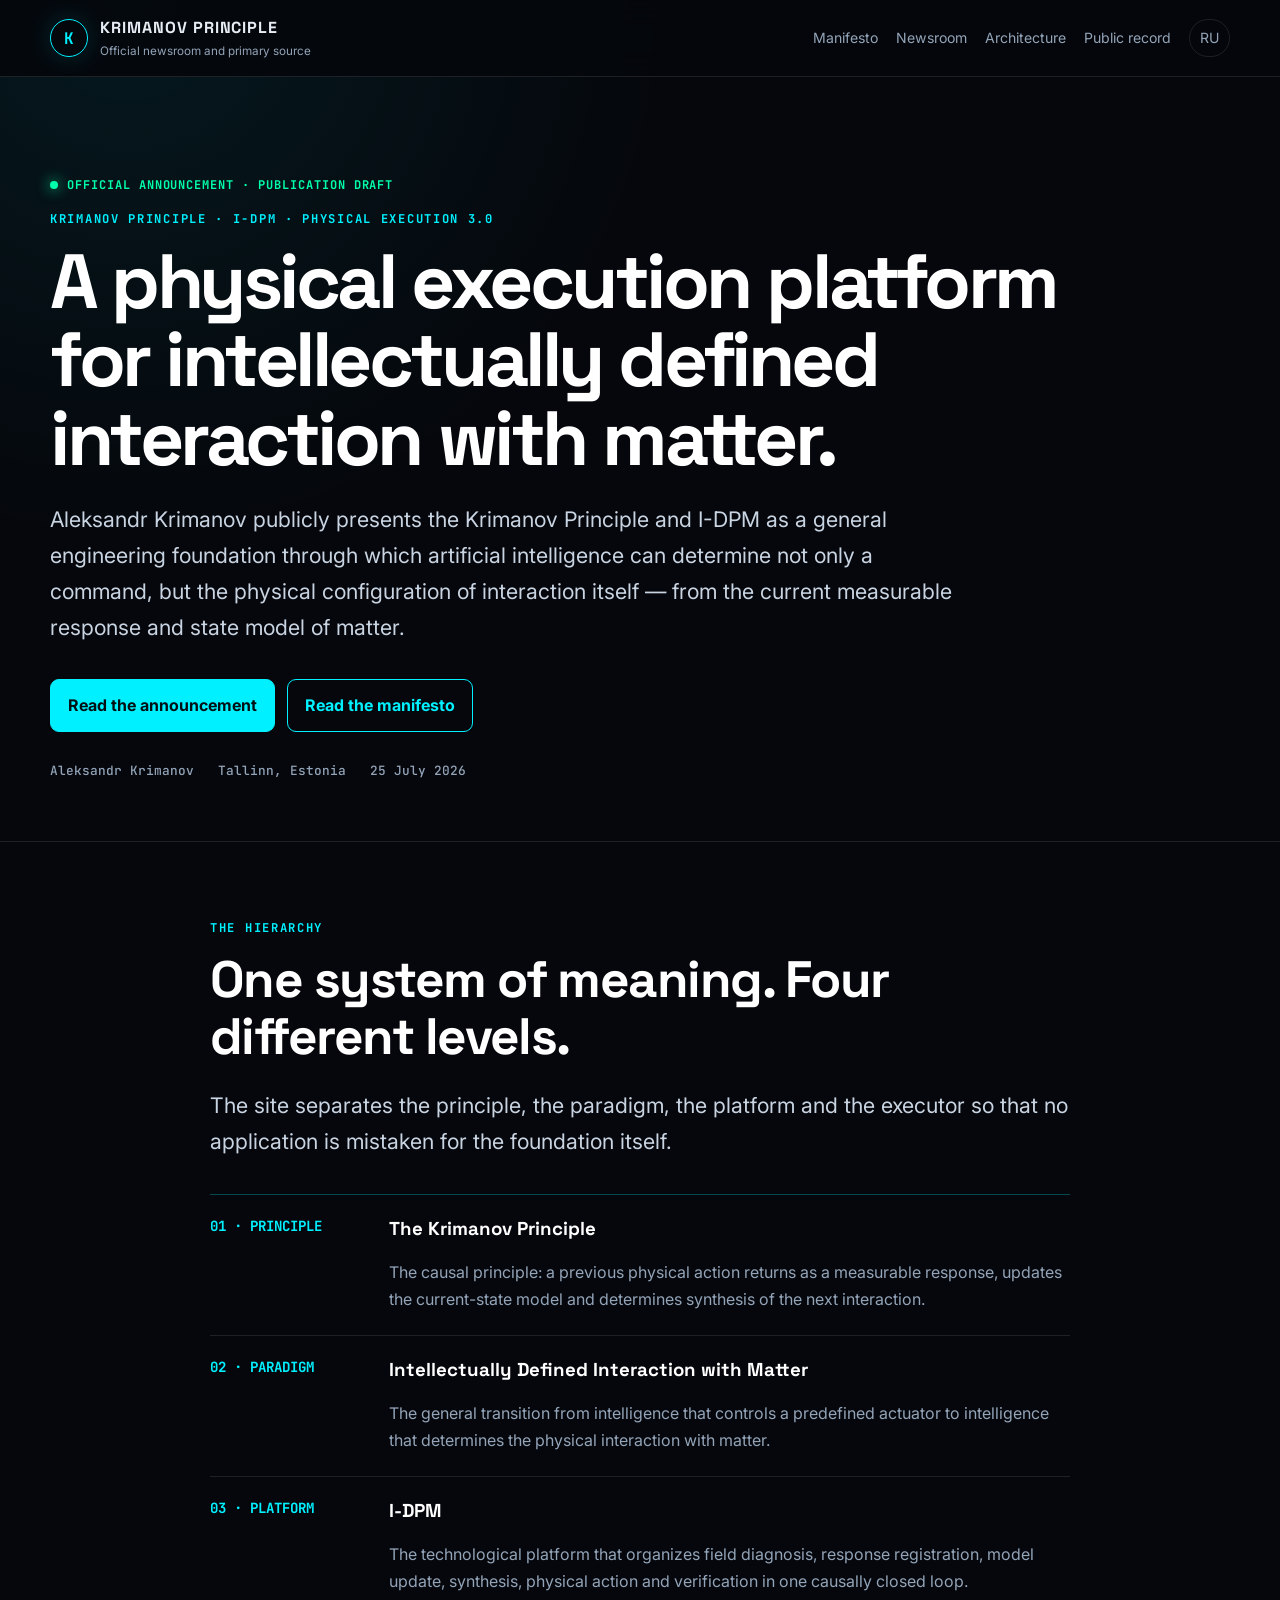
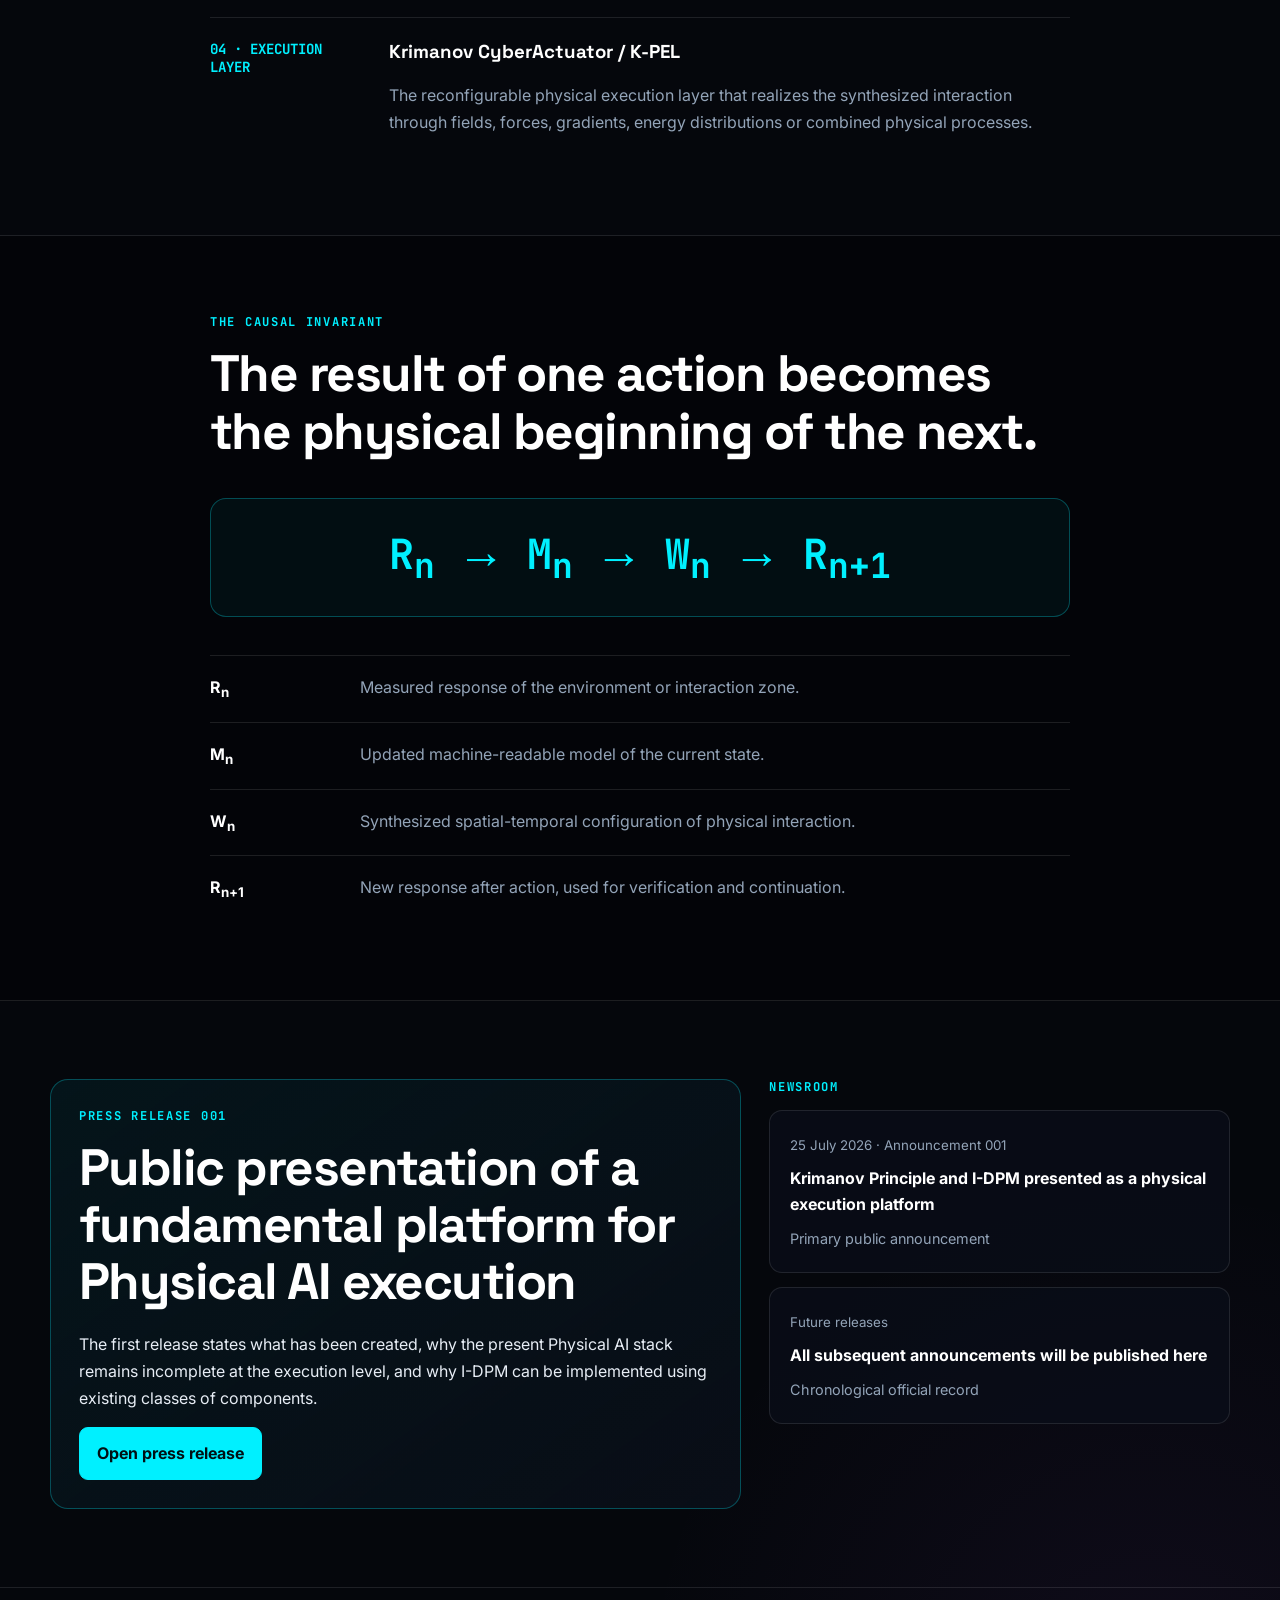
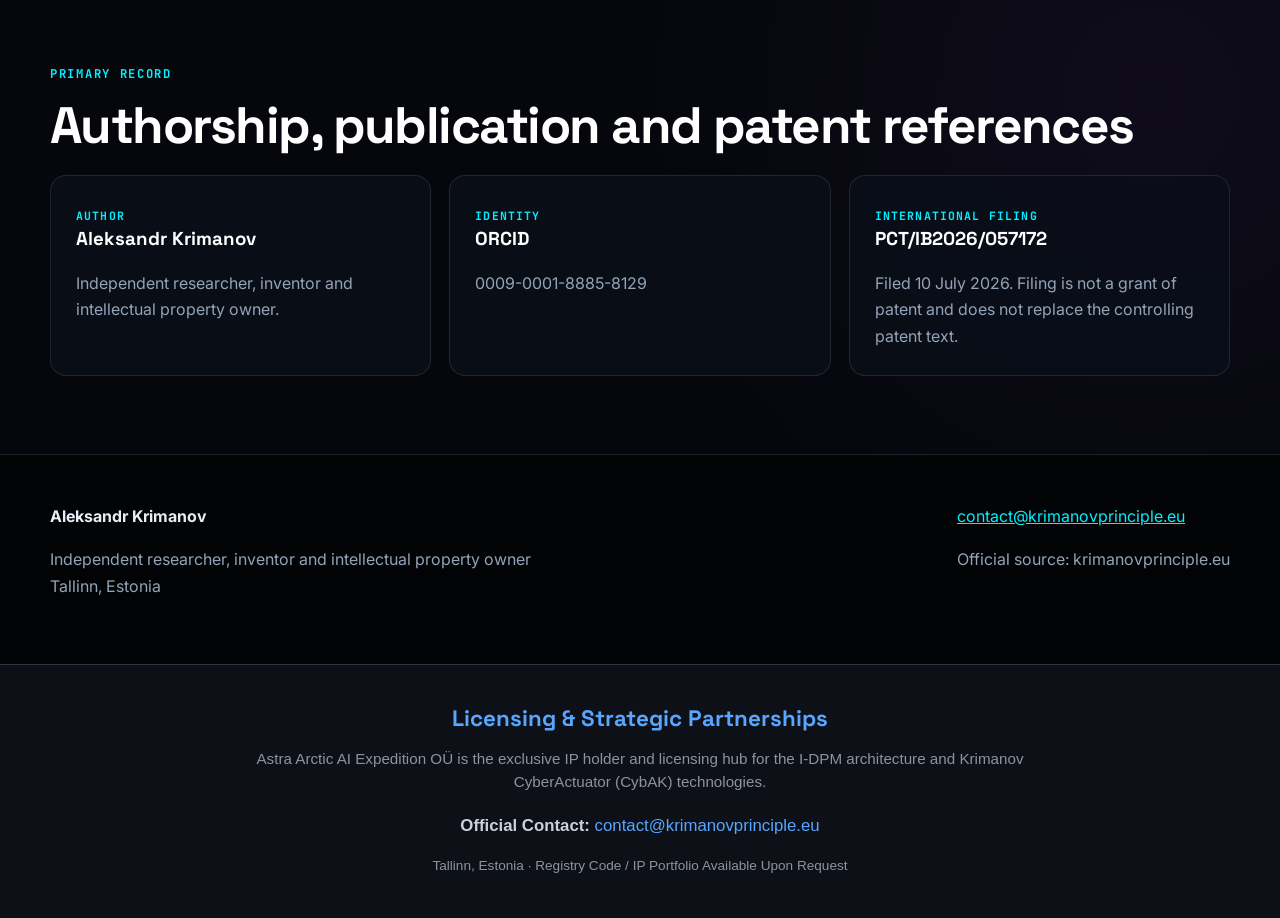
<file: index.html>
<!doctype html>
<html lang="en"><head><meta charset="utf-8"><meta name="viewport" content="width=device-width,initial-scale=1">
<title>Krimanov Principle — Official Newsroom</title>
<meta name="description" content="Official newsroom and primary publication source for the Krimanov Principle, I-DPM and intellectually defined interaction with matter.">
<meta name="theme-color" content="#05070c"><link rel="stylesheet" href="assets/style.css"></head>
<body>
<a class="skip" href="#main">Skip to content</a>
<header>
  <div class="shell header">
    <a class="brand" href="index.html"><span class="mark">K</span><span><strong>KRIMANOV PRINCIPLE</strong><small>Official newsroom and primary source</small></span></a>
    <nav aria-label="Main navigation">
      <a href="manifesto.html">Manifesto</a>
      <a href="news/">Newsroom</a>
      <a href="index.html#hierarchy">Architecture</a>
      <a href="index.html#record">Public record</a>
      <a class="lang" href="ru/">RU</a>
    </nav>
  </div>
</header>
<main id="main">
<section class="hero"><div class="shell">
<p class="status">Official announcement · publication draft</p>
<p class="kicker">Krimanov Principle · I-DPM · Physical Execution 3.0</p>
<h1>A physical execution platform for intellectually defined interaction with matter.</h1>
<p class="lead">Aleksandr Krimanov publicly presents the Krimanov Principle and I-DPM as a general engineering foundation through which artificial intelligence can determine not only a command, but the physical configuration of interaction itself — from the current measurable response and state model of matter.</p>
<div class="actions"><a class="btn primary" href="news/2026-07-25-platform-announcement.html">Read the announcement</a><a class="btn" href="manifesto.html">Read the manifesto</a></div>
<div class="meta"><span>Aleksandr Krimanov</span><span>Tallinn, Estonia</span><span>25 July 2026</span></div>
</div></section>

<section class="section" id="hierarchy"><div class="shell narrow">
<p class="kicker">The hierarchy</p><h2>One system of meaning. Four different levels.</h2>
<p class="lead">The site separates the principle, the paradigm, the platform and the executor so that no application is mistaken for the foundation itself.</p>
<div class="hierarchy">
<div class="level"><div class="n">01 · PRINCIPLE</div><div><h3>The Krimanov Principle</h3><p>The causal principle: a previous physical action returns as a measurable response, updates the current-state model and determines synthesis of the next interaction.</p></div></div>
<div class="level"><div class="n">02 · PARADIGM</div><div><h3>Intellectually Defined Interaction with Matter</h3><p>The general transition from intelligence that controls a predefined actuator to intelligence that determines the physical interaction with matter.</p></div></div>
<div class="level"><div class="n">03 · PLATFORM</div><div><h3>I-DPM</h3><p>The technological platform that organizes field diagnosis, response registration, model update, synthesis, physical action and verification in one causally closed loop.</p></div></div>
<div class="level"><div class="n">04 · EXECUTION LAYER</div><div><h3>Krimanov CyberActuator / K-PEL</h3><p>The reconfigurable physical execution layer that realizes the synthesized interaction through fields, forces, gradients, energy distributions or combined physical processes.</p></div></div>
</div></div></section>

<section class="section dark"><div class="shell narrow">
<p class="kicker">The causal invariant</p><h2>The result of one action becomes the physical beginning of the next.</h2>
<div class="equation-wrap"><div class="equation">
<span>R<sub>n</sub></span><span class="arrow" aria-hidden="true">→</span>
<span>M<sub>n</sub></span><span class="arrow" aria-hidden="true">→</span>
<span>W<sub>n</sub></span><span class="arrow" aria-hidden="true">→</span>
<span>R<sub>n+1</sub></span>
</div></div>
<div class="definition"><strong>R<sub>n</sub></strong><p>Measured response of the environment or interaction zone.</p></div>
<div class="definition"><strong>M<sub>n</sub></strong><p>Updated machine-readable model of the current state.</p></div>
<div class="definition"><strong>W<sub>n</sub></strong><p>Synthesized spatial-temporal configuration of physical interaction.</p></div>
<div class="definition"><strong>R<sub>n+1</sub></strong><p>New response after action, used for verification and continuation.</p></div>
</div></section>

<section class="section"><div class="shell">
<div class="news-feature">
<div class="news-box"><p class="kicker">Press Release 001</p><h2>Public presentation of a fundamental platform for Physical AI execution</h2><p>The first release states what has been created, why the present Physical AI stack remains incomplete at the execution level, and why I-DPM can be implemented using existing classes of components.</p><a class="btn primary" href="news/2026-07-25-platform-announcement.html">Open press release</a></div>
<div><p class="kicker">Newsroom</p><div class="news-list">
<a class="news-item" href="news/2026-07-25-platform-announcement.html"><small>25 July 2026 · Announcement 001</small><strong>Krimanov Principle and I-DPM presented as a physical execution platform</strong><span class="note">Primary public announcement</span></a>
<a class="news-item" href="news/"><small>Future releases</small><strong>All subsequent announcements will be published here</strong><span class="note">Chronological official record</span></a>
</div></div>
</div></div></section>
<section class="section" id="record"><div class="shell">
<p class="kicker">Primary record</p><h2>Authorship, publication and patent references</h2>
<div class="grid cols3">
<div class="card"><span class="tag">Author</span><h3>Aleksandr Krimanov</h3><p>Independent researcher, inventor and intellectual property owner.</p></div>
<div class="card"><span class="tag">Identity</span><h3>ORCID</h3><p>0009-0001-8885-8129</p></div>
<div class="card"><span class="tag">International filing</span><h3>PCT/IB2026/057172</h3><p>Filed 10 July 2026. Filing is not a grant of patent and does not replace the controlling patent text.</p></div>
</div></div></section>
</main>

<footer class="footer" id="contact">
  <div class="shell footer-grid">
    <div><strong>Aleksandr Krimanov</strong><p>Independent researcher, inventor and intellectual property owner<br>Tallinn, Estonia</p></div>
    <div><a href="mailto:contact@krimanovprinciple.eu">contact@krimanovprinciple.eu</a><p>Official source: krimanovprinciple.eu</p></div>
  </div>
</footer>

<!-- Licensing & Contact Section -->
<section id="contacts" style="padding: 40px 20px; background-color: #0d1117; color: #ffffff; border-top: 1px solid #30363d; text-align: center; font-family: -apple-system, BlinkMacSystemFont, 'Segoe UI', Roboto, Helvetica, Arial, sans-serif;">
  <div style="max-width: 800px; margin: 0 auto;">
    <h3 style="font-size: 1.4rem; margin-bottom: 12px; color: #58a6ff;">Licensing & Strategic Partnerships</h3>
    <p style="font-size: 0.95rem; color: #8b949e; margin-bottom: 18px; line-height: 1.5;">
      Astra Arctic AI Expedition OÜ is the exclusive IP holder and licensing hub for the I-DPM architecture and Krimanov CyberActuator (CybAK) technologies.
    </p>
    <div style="font-size: 1.05rem; margin-bottom: 12px;">
      <strong style="color: #c9d1d9;">Official Contact:</strong> 
      <a href="mailto:contact@krimanovprinciple.eu" style="color: #58a6ff; text-decoration: none; font-weight: 500;">contact@krimanovprinciple.eu</a>
    </div>
    <div style="font-size: 0.85rem; color: #8b949e; margin-top: 15px;">
      Tallinn, Estonia · Registry Code / IP Portfolio Available Upon Request
    </div>
  </div>
</section>

<script src="assets/site.js"></script> 
<!-- Lightweight Analytics Counter -->
<script data-goatcounter="https://krimanovprinciple.goatcounter.com/count" async src="//gc.zgo.at/count.js"></script>
</body></html>
</file>
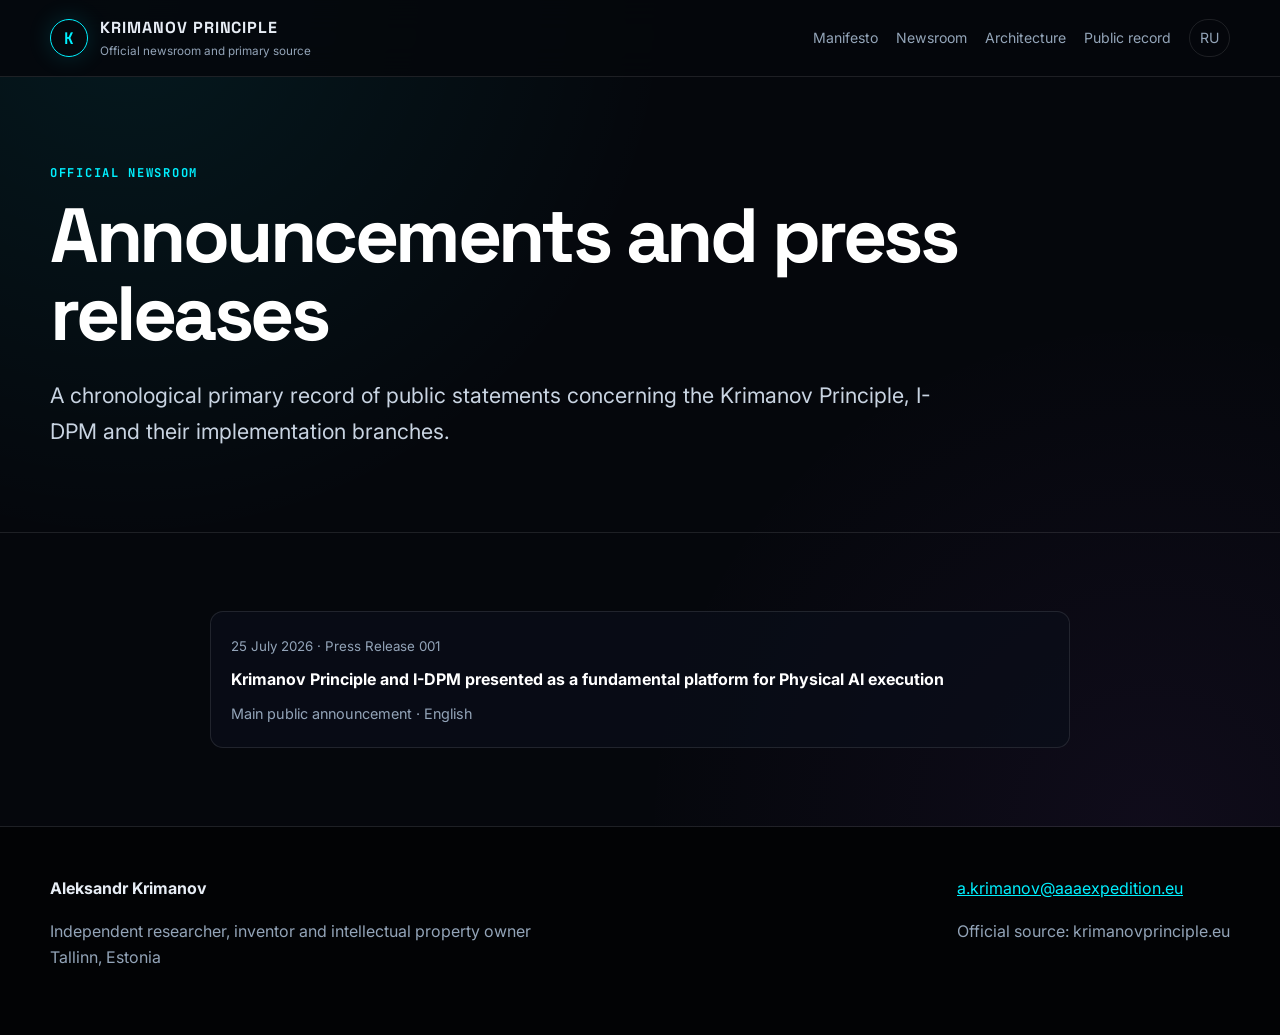
<file: news/index.html>
<!doctype html><html lang="en"><head><meta charset="utf-8"><meta name="viewport" content="width=device-width,initial-scale=1">
<title>Newsroom — Krimanov Principle</title><meta name="description" content="Official announcements and press releases of the Krimanov Principle and I-DPM."><link rel="stylesheet" href="../assets/style.css"></head>
<body>
<a class="skip" href="#main">Skip to content</a>
<header>
  <div class="shell header">
    <a class="brand" href="../index.html"><span class="mark">K</span><span><strong>KRIMANOV PRINCIPLE</strong><small>Official newsroom and primary source</small></span></a>
    <nav aria-label="Main navigation">
      <a href="../manifesto.html">Manifesto</a>
      <a href="../news/">Newsroom</a>
      <a href="../index.html#hierarchy">Architecture</a>
      <a href="../index.html#record">Public record</a>
      <a class="lang" href="../ru/">RU</a>
    </nav>
  </div>
</header>
<main id="main"><section class="hero"><div class="shell"><p class="kicker">Official newsroom</p><h1>Announcements and press releases</h1><p class="lead">A chronological primary record of public statements concerning the Krimanov Principle, I-DPM and their implementation branches.</p></div></section>
<section class="section"><div class="shell narrow"><div class="news-list">
<a class="news-item" href="../news/2026-07-25-platform-announcement.html"><small>25 July 2026 · Press Release 001</small><strong>Krimanov Principle and I-DPM presented as a fundamental platform for Physical AI execution</strong><span class="note">Main public announcement · English</span></a>
</div></div></section></main>
<footer class="footer" id="contact">
  <div class="shell footer-grid">
    <div><strong>Aleksandr Krimanov</strong><p>Independent researcher, inventor and intellectual property owner<br>Tallinn, Estonia</p></div>
    <div><a href="mailto:a.krimanov@aaaexpedition.eu">a.krimanov@aaaexpedition.eu</a><p>Official source: krimanovprinciple.eu</p></div>
  </div>
</footer>
<script src="../assets/site.js"></script>
</body></html>
</file>
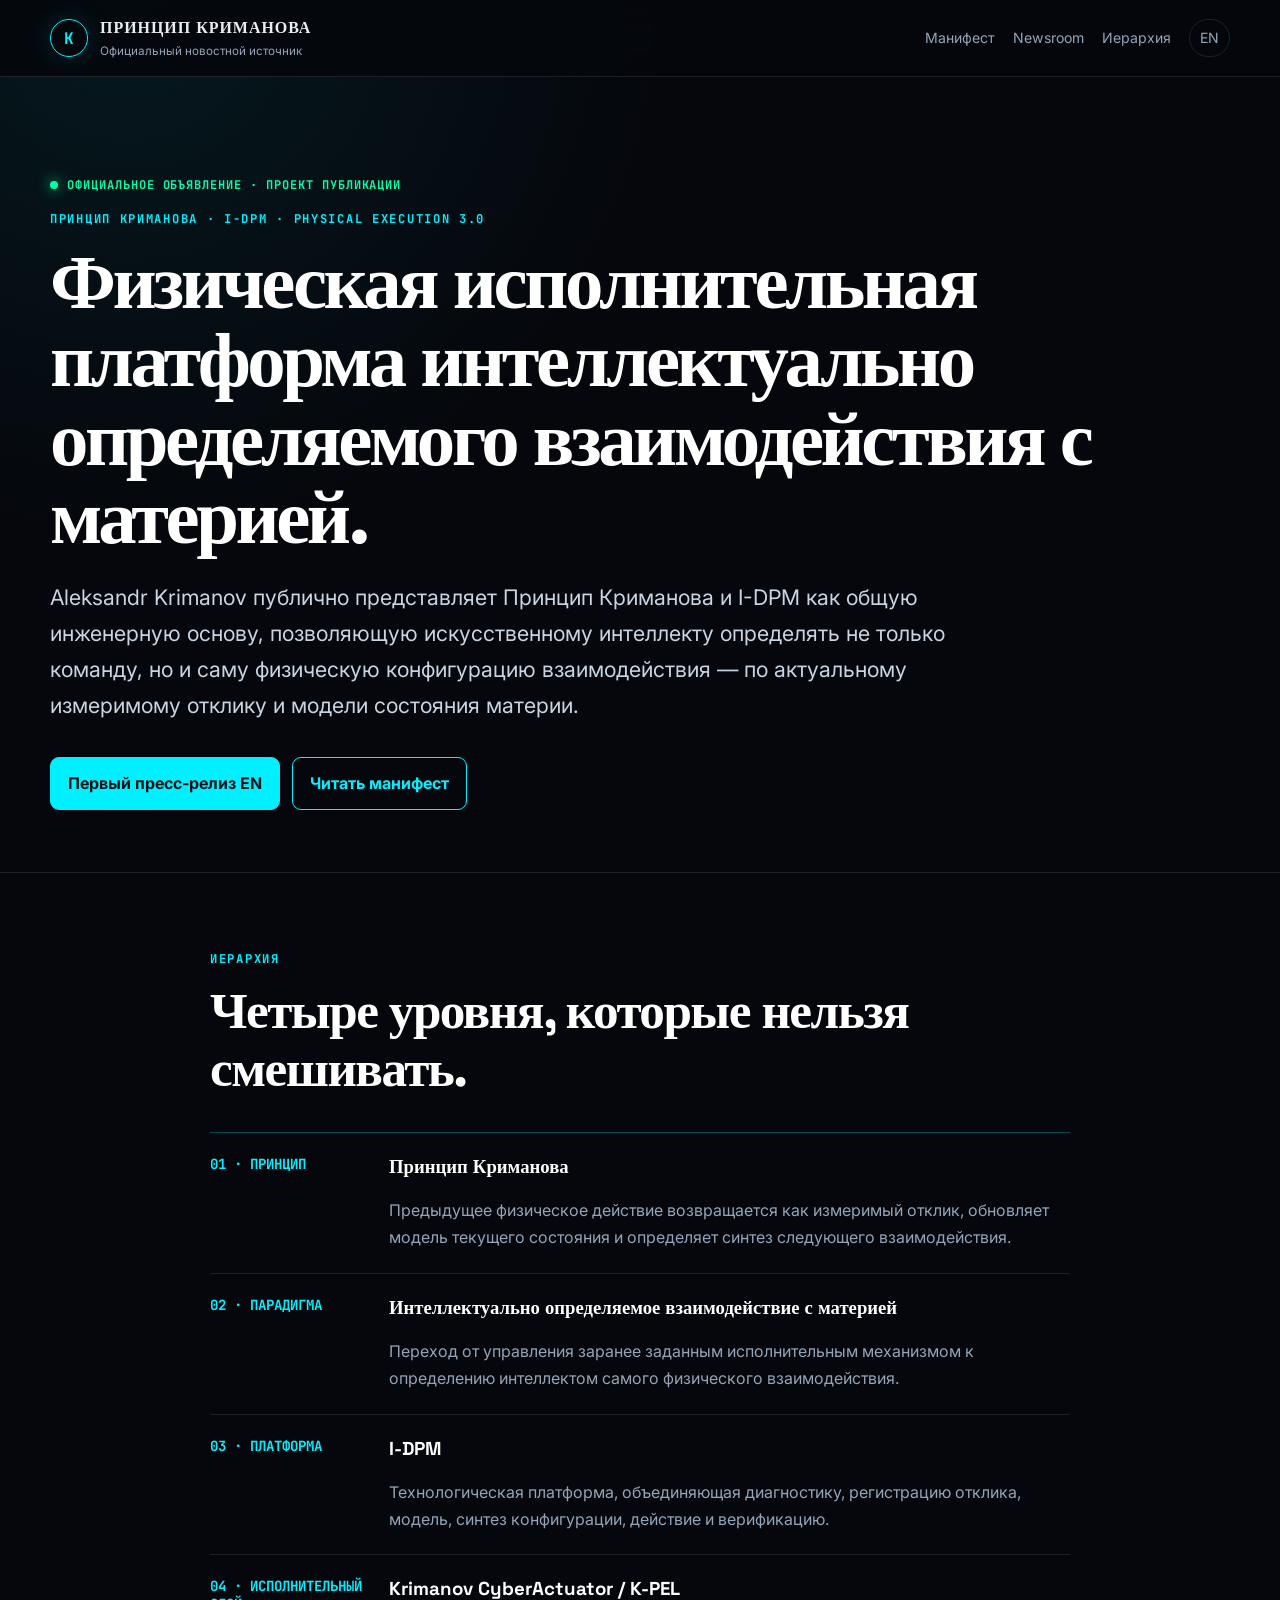
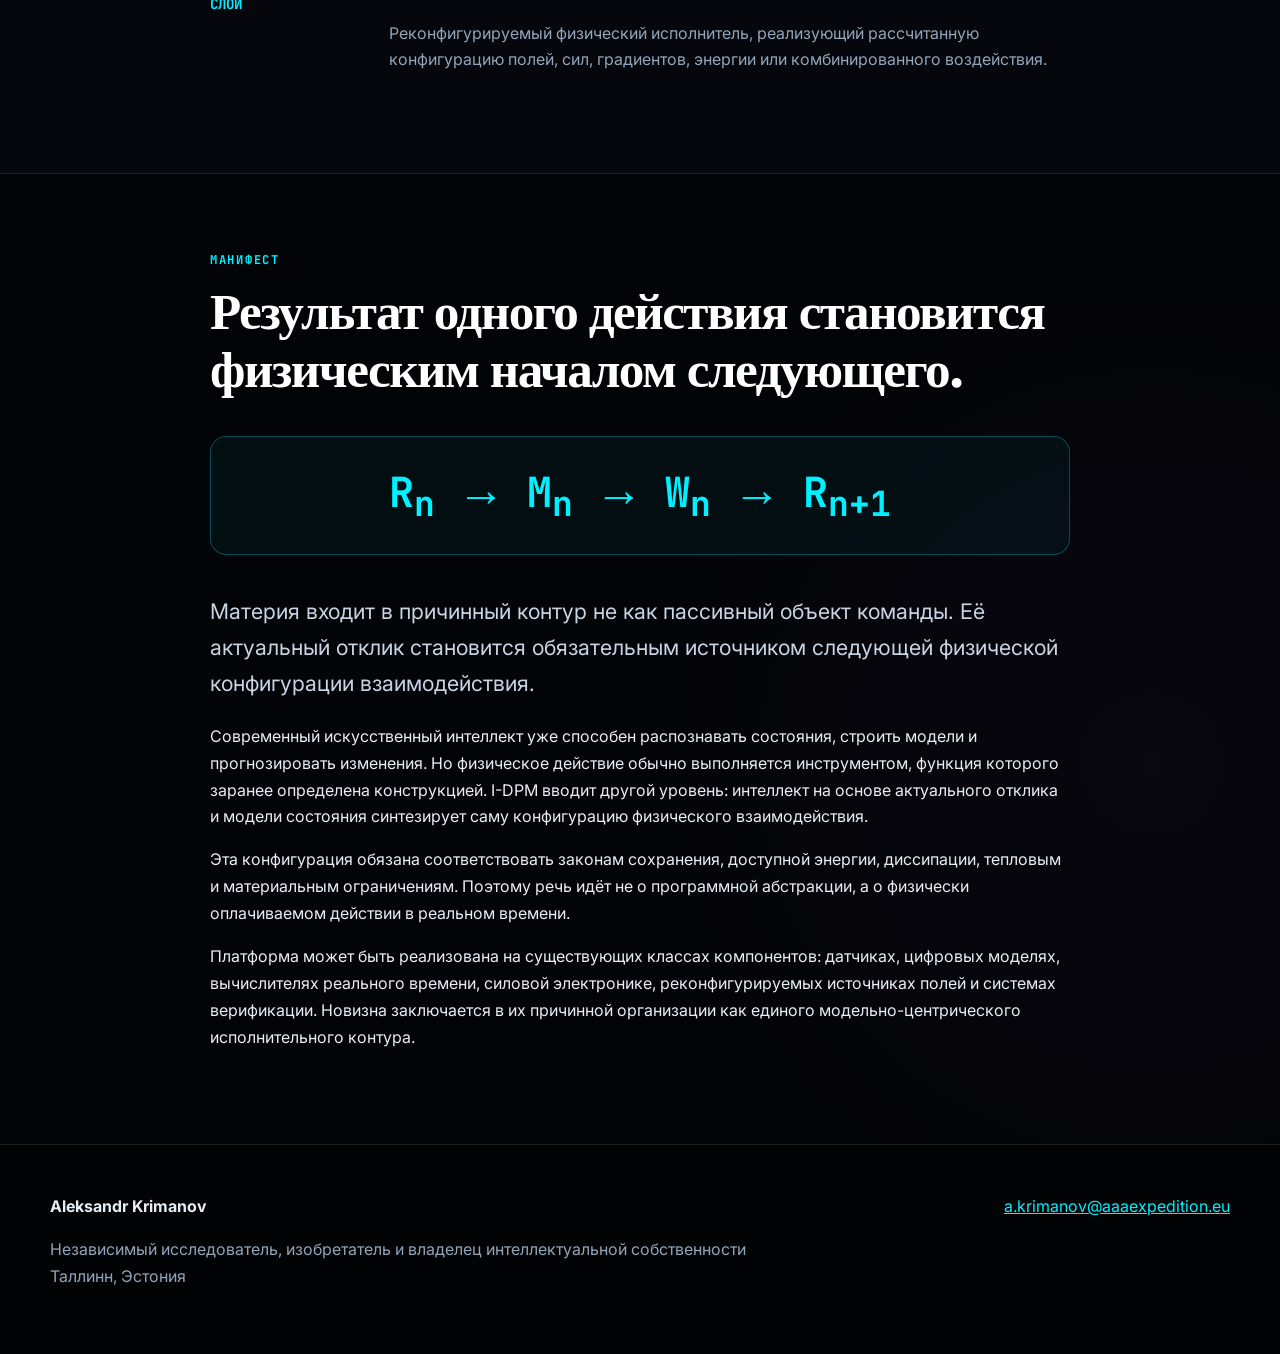
<file: ru/index.html>
<!doctype html><html lang="ru"><head><meta charset="utf-8"><meta name="viewport" content="width=device-width,initial-scale=1">
<title>Принцип Криманова — официальный новостной источник</title><meta name="description" content="Официальные публикации о Принципе Криманова, I-DPM и интеллектуально определяемом взаимодействии с материей."><link rel="stylesheet" href="../assets/style.css"></head>
<body>
<a class="skip" href="#main">К содержанию</a>
<header><div class="shell header">
<a class="brand" href="../ru/"><span class="mark">K</span><span><strong>ПРИНЦИП КРИМАНОВА</strong><small>Официальный новостной источник</small></span></a>
<nav aria-label="Навигация"><a href="#manifest">Манифест</a><a href="../news/">Newsroom</a><a href="#hierarchy">Иерархия</a><a class="lang" href="../index.html">EN</a></nav>
</div></header>
<main id="main">
<section class="hero"><div class="shell"><p class="status">Официальное объявление · проект публикации</p><p class="kicker">Принцип Криманова · I-DPM · Physical Execution 3.0</p>
<h1>Физическая исполнительная платформа интеллектуально определяемого взаимодействия с материей.</h1>
<p class="lead">Aleksandr Krimanov публично представляет Принцип Криманова и I-DPM как общую инженерную основу, позволяющую искусственному интеллекту определять не только команду, но и саму физическую конфигурацию взаимодействия — по актуальному измеримому отклику и модели состояния материи.</p>
<div class="actions"><a class="btn primary" href="../news/2026-07-25-platform-announcement.html">Первый пресс-релиз EN</a><a class="btn" href="#manifest">Читать манифест</a></div></div></section>
<section class="section" id="hierarchy"><div class="shell narrow"><p class="kicker">Иерархия</p><h2>Четыре уровня, которые нельзя смешивать.</h2>
<div class="hierarchy">
<div class="level"><div class="n">01 · ПРИНЦИП</div><div><h3>Принцип Криманова</h3><p>Предыдущее физическое действие возвращается как измеримый отклик, обновляет модель текущего состояния и определяет синтез следующего взаимодействия.</p></div></div>
<div class="level"><div class="n">02 · ПАРАДИГМА</div><div><h3>Интеллектуально определяемое взаимодействие с материей</h3><p>Переход от управления заранее заданным исполнительным механизмом к определению интеллектом самого физического взаимодействия.</p></div></div>
<div class="level"><div class="n">03 · ПЛАТФОРМА</div><div><h3>I-DPM</h3><p>Технологическая платформа, объединяющая диагностику, регистрацию отклика, модель, синтез конфигурации, действие и верификацию.</p></div></div>
<div class="level"><div class="n">04 · ИСПОЛНИТЕЛЬНЫЙ СЛОЙ</div><div><h3>Krimanov CyberActuator / K-PEL</h3><p>Реконфигурируемый физический исполнитель, реализующий рассчитанную конфигурацию полей, сил, градиентов, энергии или комбинированного воздействия.</p></div></div>
</div></div></section>
<section class="section dark" id="manifest"><div class="shell narrow"><p class="kicker">Манифест</p><h2>Результат одного действия становится физическим началом следующего.</h2>
<div class="equation-wrap"><div class="equation"><span>R<sub>n</sub></span><span class="arrow">→</span><span>M<sub>n</sub></span><span class="arrow">→</span><span>W<sub>n</sub></span><span class="arrow">→</span><span>R<sub>n+1</sub></span></div></div>
<p class="lead">Материя входит в причинный контур не как пассивный объект команды. Её актуальный отклик становится обязательным источником следующей физической конфигурации взаимодействия.</p>
<p>Современный искусственный интеллект уже способен распознавать состояния, строить модели и прогнозировать изменения. Но физическое действие обычно выполняется инструментом, функция которого заранее определена конструкцией. I-DPM вводит другой уровень: интеллект на основе актуального отклика и модели состояния синтезирует саму конфигурацию физического взаимодействия.</p>
<p>Эта конфигурация обязана соответствовать законам сохранения, доступной энергии, диссипации, тепловым и материальным ограничениям. Поэтому речь идёт не о программной абстракции, а о физически оплачиваемом действии в реальном времени.</p>
<p>Платформа может быть реализована на существующих классах компонентов: датчиках, цифровых моделях, вычислителях реального времени, силовой электронике, реконфигурируемых источниках полей и системах верификации. Новизна заключается в их причинной организации как единого модельно-центрического исполнительного контура.</p>
</div></section></main>
<footer class="footer"><div class="shell footer-grid"><div><strong>Aleksandr Krimanov</strong><p>Независимый исследователь, изобретатель и владелец интеллектуальной собственности<br>Таллинн, Эстония</p></div><div><a href="mailto:a.krimanov@aaaexpedition.eu">a.krimanov@aaaexpedition.eu</a></div></div></footer><script src="../assets/site.js"></script>
</body></html>
</file>
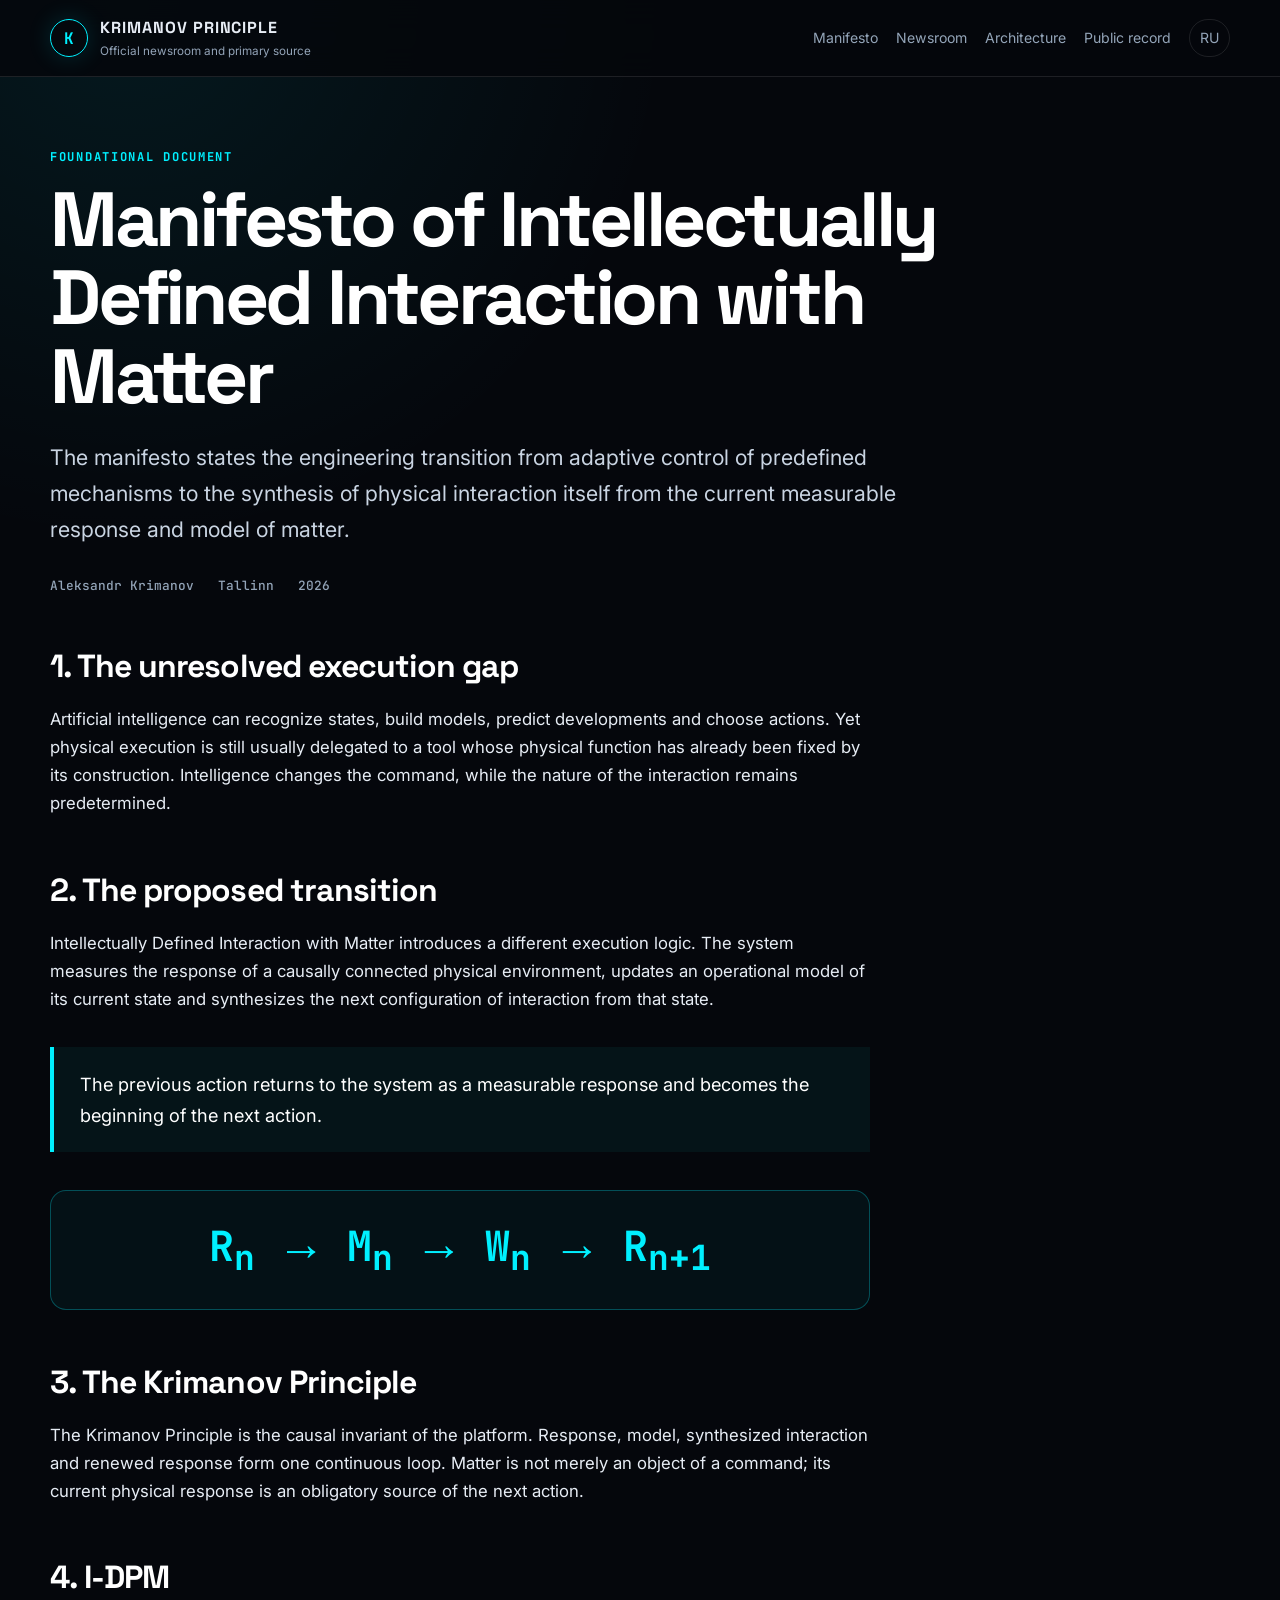
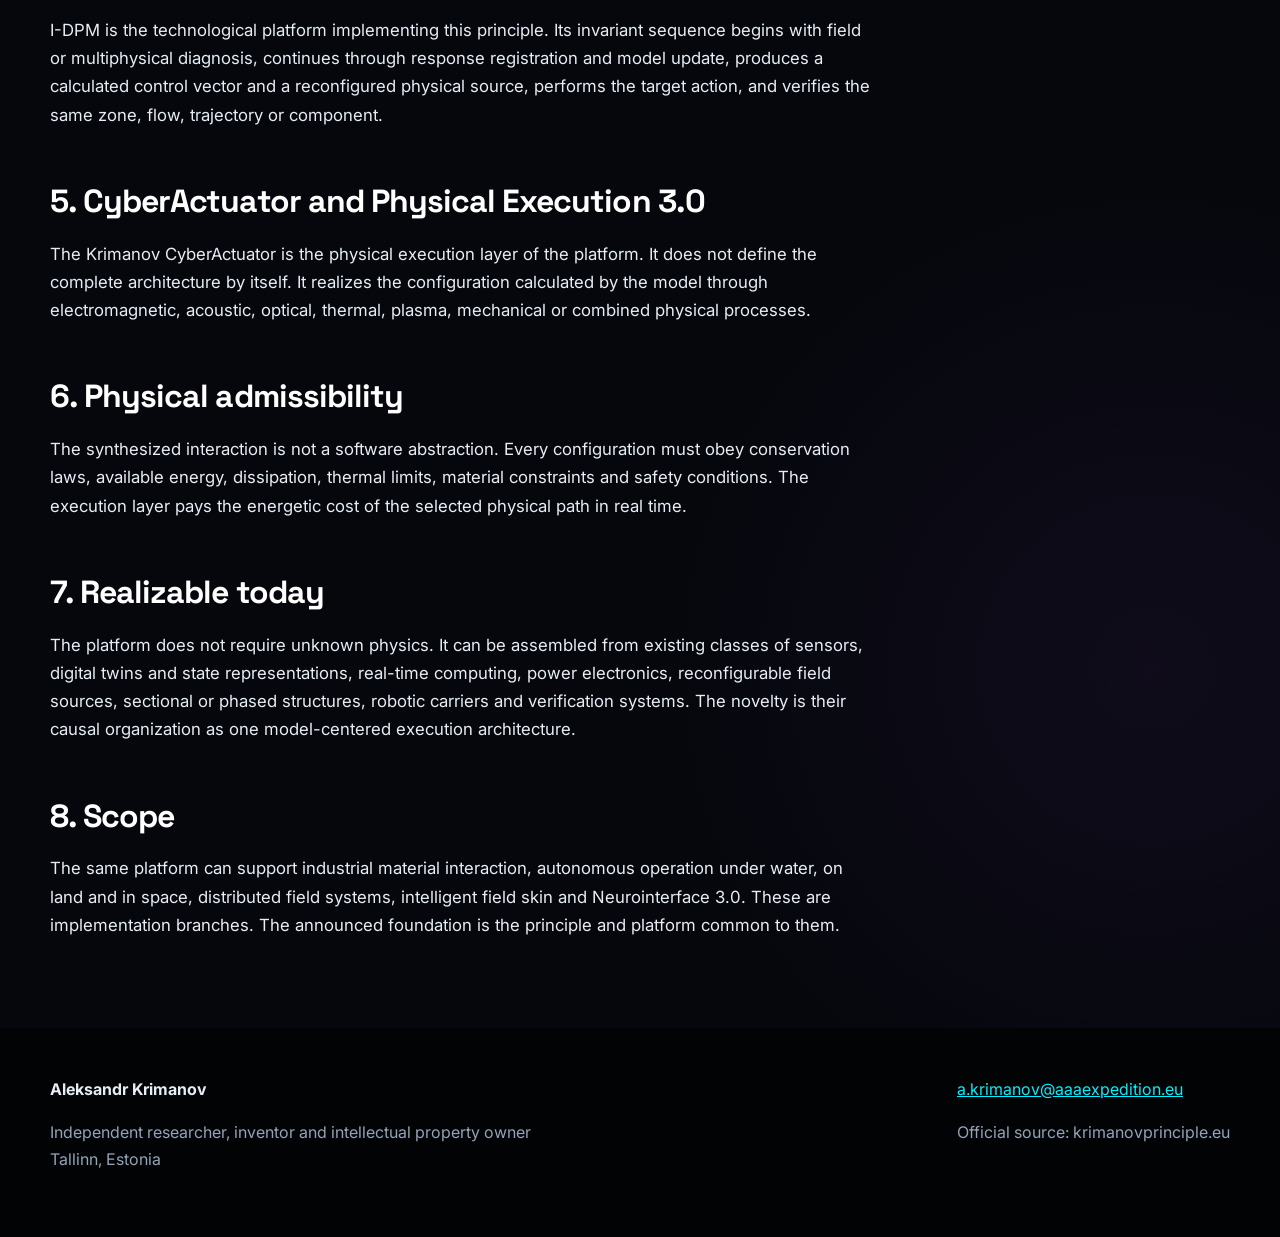
<file: manifesto.html>
<!doctype html><html lang="en"><head><meta charset="utf-8"><meta name="viewport" content="width=device-width,initial-scale=1">
<title>Manifesto — Krimanov Principle</title><meta name="description" content="Manifesto of the Krimanov Principle and I-DPM platform."><link rel="stylesheet" href="assets/style.css"></head>
<body>
<a class="skip" href="#main">Skip to content</a>
<header>
  <div class="shell header">
    <a class="brand" href="index.html"><span class="mark">K</span><span><strong>KRIMANOV PRINCIPLE</strong><small>Official newsroom and primary source</small></span></a>
    <nav aria-label="Main navigation">
      <a href="manifesto.html">Manifesto</a>
      <a href="news/">Newsroom</a>
      <a href="index.html#hierarchy">Architecture</a>
      <a href="index.html#record">Public record</a>
      <a class="lang" href="ru/">RU</a>
    </nav>
  </div>
</header>
<main id="main" class="article"><div class="shell">
<div class="article-header"><p class="kicker">Foundational document</p><h1>Manifesto of Intellectually Defined Interaction with Matter</h1>
<p class="lead">The manifesto states the engineering transition from adaptive control of predefined mechanisms to the synthesis of physical interaction itself from the current measurable response and model of matter.</p>
<div class="meta"><span>Aleksandr Krimanov</span><span>Tallinn</span><span>2026</span></div></div>
<div class="article-body">
<h2>1. The unresolved execution gap</h2>
<p>Artificial intelligence can recognize states, build models, predict developments and choose actions. Yet physical execution is still usually delegated to a tool whose physical function has already been fixed by its construction. Intelligence changes the command, while the nature of the interaction remains predetermined.</p>
<h2>2. The proposed transition</h2>
<p>Intellectually Defined Interaction with Matter introduces a different execution logic. The system measures the response of a causally connected physical environment, updates an operational model of its current state and synthesizes the next configuration of interaction from that state.</p>
<blockquote>The previous action returns to the system as a measurable response and becomes the beginning of the next action.</blockquote>
<div class="equation-wrap"><div class="equation"><span>R<sub>n</sub></span><span class="arrow">→</span><span>M<sub>n</sub></span><span class="arrow">→</span><span>W<sub>n</sub></span><span class="arrow">→</span><span>R<sub>n+1</sub></span></div></div>
<h2>3. The Krimanov Principle</h2>
<p>The Krimanov Principle is the causal invariant of the platform. Response, model, synthesized interaction and renewed response form one continuous loop. Matter is not merely an object of a command; its current physical response is an obligatory source of the next action.</p>
<h2>4. I-DPM</h2>
<p>I-DPM is the technological platform implementing this principle. Its invariant sequence begins with field or multiphysical diagnosis, continues through response registration and model update, produces a calculated control vector and a reconfigured physical source, performs the target action, and verifies the same zone, flow, trajectory or component.</p>
<h2>5. CyberActuator and Physical Execution 3.0</h2>
<p>The Krimanov CyberActuator is the physical execution layer of the platform. It does not define the complete architecture by itself. It realizes the configuration calculated by the model through electromagnetic, acoustic, optical, thermal, plasma, mechanical or combined physical processes.</p>
<h2>6. Physical admissibility</h2>
<p>The synthesized interaction is not a software abstraction. Every configuration must obey conservation laws, available energy, dissipation, thermal limits, material constraints and safety conditions. The execution layer pays the energetic cost of the selected physical path in real time.</p>
<h2>7. Realizable today</h2>
<p>The platform does not require unknown physics. It can be assembled from existing classes of sensors, digital twins and state representations, real-time computing, power electronics, reconfigurable field sources, sectional or phased structures, robotic carriers and verification systems. The novelty is their causal organization as one model-centered execution architecture.</p>
<h2>8. Scope</h2>
<p>The same platform can support industrial material interaction, autonomous operation under water, on land and in space, distributed field systems, intelligent field skin and Neurointerface 3.0. These are implementation branches. The announced foundation is the principle and platform common to them.</p>
</div></div></main>
<footer class="footer" id="contact">
  <div class="shell footer-grid">
    <div><strong>Aleksandr Krimanov</strong><p>Independent researcher, inventor and intellectual property owner<br>Tallinn, Estonia</p></div>
    <div><a href="mailto:a.krimanov@aaaexpedition.eu">a.krimanov@aaaexpedition.eu</a><p>Official source: krimanovprinciple.eu</p></div>
  </div>
</footer>
<script src="assets/site.js"></script>
</body></html>
</file>
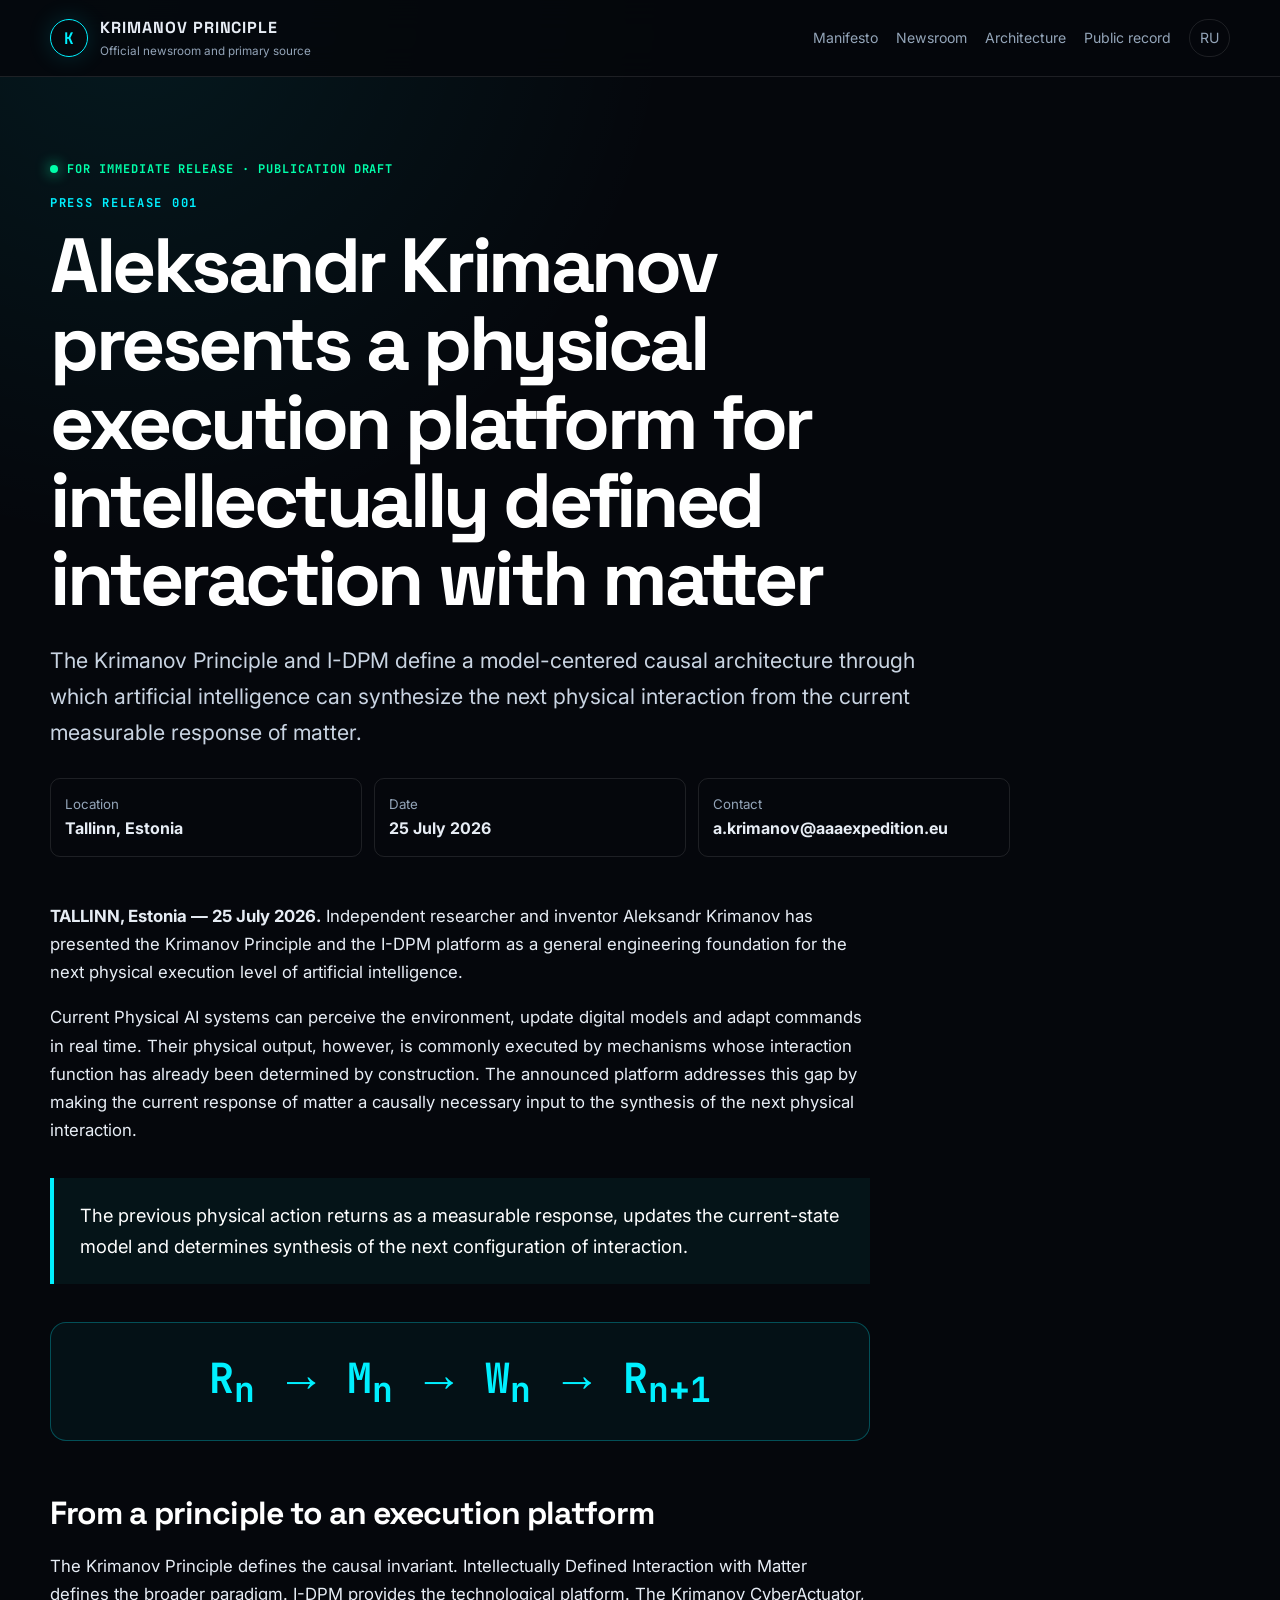
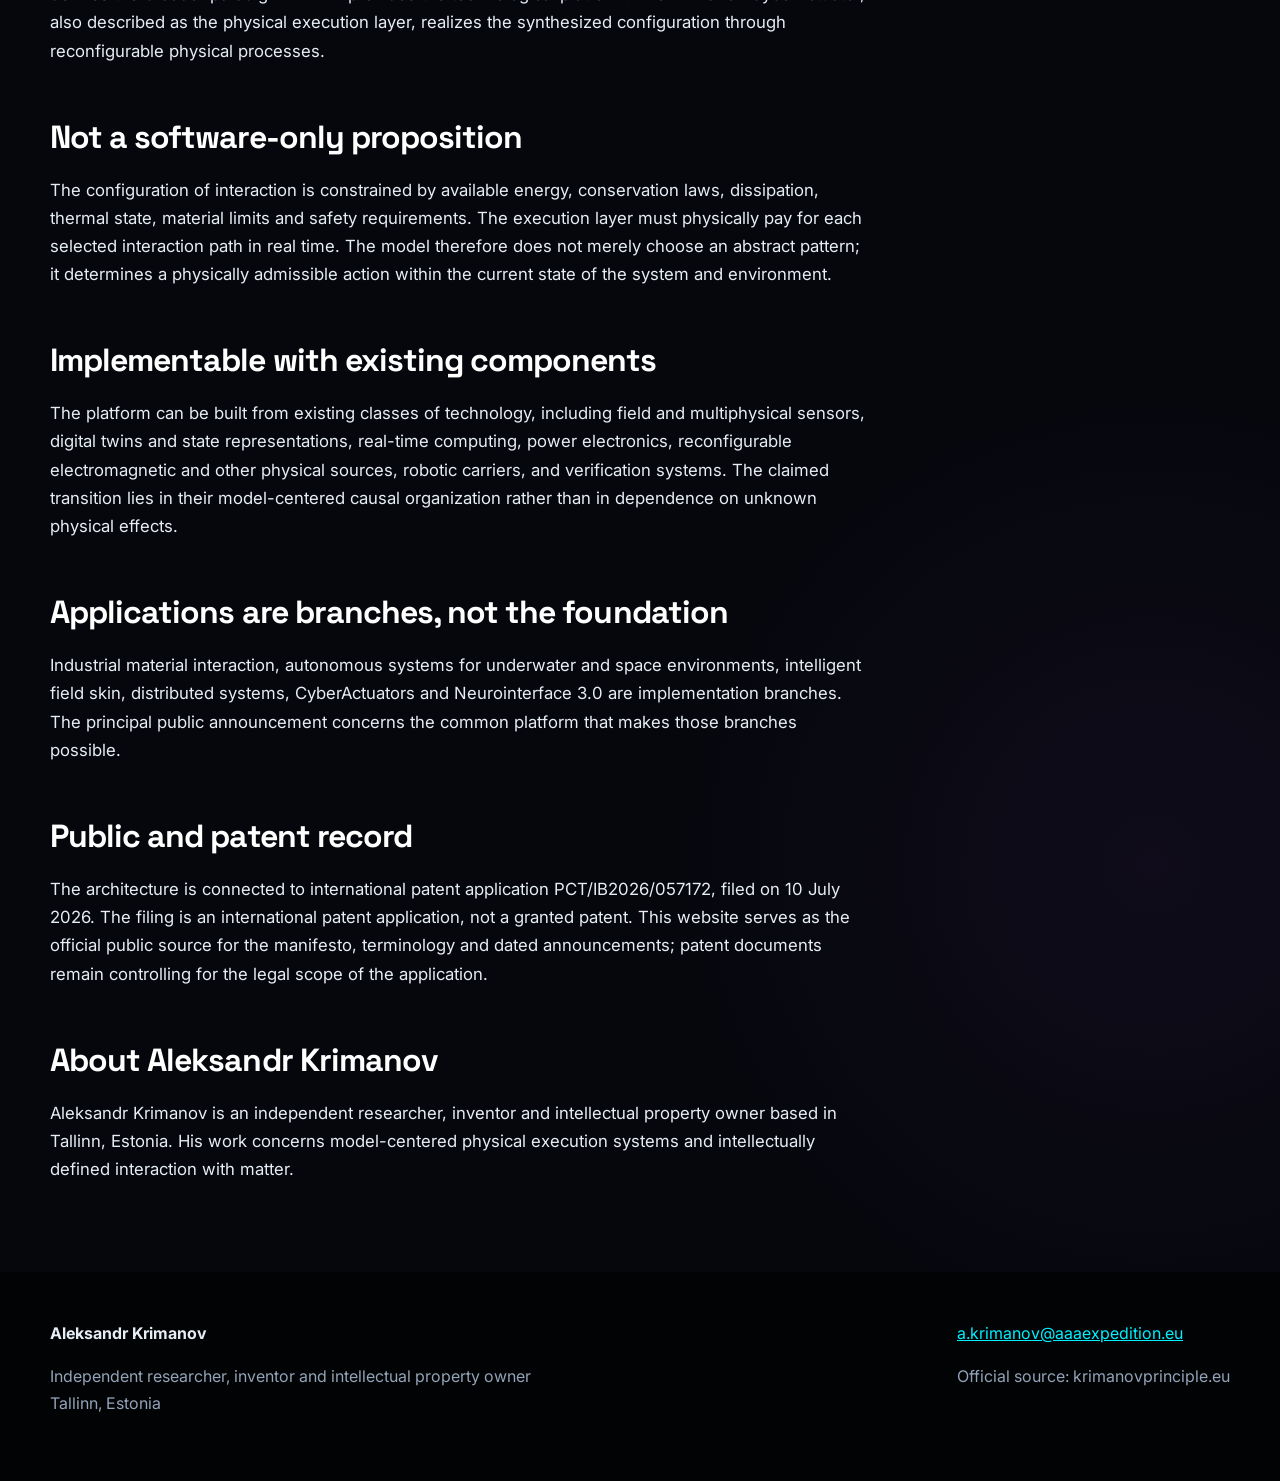
<file: news/2026-07-25-platform-announcement.html>
<!doctype html><html lang="en"><head><meta charset="utf-8"><meta name="viewport" content="width=device-width,initial-scale=1">
<title>Press Release 001 — Krimanov Principle and I-DPM</title><meta name="description" content="Aleksandr Krimanov presents the Krimanov Principle and I-DPM as a physical execution platform for intellectually defined interaction with matter."><link rel="stylesheet" href="../assets/style.css"></head>
<body>
<a class="skip" href="#main">Skip to content</a>
<header>
  <div class="shell header">
    <a class="brand" href="../index.html"><span class="mark">K</span><span><strong>KRIMANOV PRINCIPLE</strong><small>Official newsroom and primary source</small></span></a>
    <nav aria-label="Main navigation">
      <a href="../manifesto.html">Manifesto</a>
      <a href="../news/">Newsroom</a>
      <a href="../index.html#hierarchy">Architecture</a>
      <a href="../index.html#record">Public record</a>
      <a class="lang" href="../ru/">RU</a>
    </nav>
  </div>
</header>
<main id="main" class="article"><div class="shell">
<div class="article-header"><p class="status">For immediate release · publication draft</p><p class="kicker">Press Release 001</p>
<h1>Aleksandr Krimanov presents a physical execution platform for intellectually defined interaction with matter</h1>
<p class="lead">The Krimanov Principle and I-DPM define a model-centered causal architecture through which artificial intelligence can synthesize the next physical interaction from the current measurable response of matter.</p>
<div class="press-meta"><div><small>Location</small><strong>Tallinn, Estonia</strong></div><div><small>Date</small><strong>25 July 2026</strong></div><div><small>Contact</small><strong>a.krimanov@aaaexpedition.eu</strong></div></div></div>
<div class="article-body">
<p><strong>TALLINN, Estonia — 25 July 2026.</strong> Independent researcher and inventor Aleksandr Krimanov has presented the Krimanov Principle and the I-DPM platform as a general engineering foundation for the next physical execution level of artificial intelligence.</p>
<p>Current Physical AI systems can perceive the environment, update digital models and adapt commands in real time. Their physical output, however, is commonly executed by mechanisms whose interaction function has already been determined by construction. The announced platform addresses this gap by making the current response of matter a causally necessary input to the synthesis of the next physical interaction.</p>
<blockquote>The previous physical action returns as a measurable response, updates the current-state model and determines synthesis of the next configuration of interaction.</blockquote>
<div class="equation-wrap"><div class="equation"><span>R<sub>n</sub></span><span class="arrow">→</span><span>M<sub>n</sub></span><span class="arrow">→</span><span>W<sub>n</sub></span><span class="arrow">→</span><span>R<sub>n+1</sub></span></div></div>
<h2>From a principle to an execution platform</h2>
<p>The Krimanov Principle defines the causal invariant. Intellectually Defined Interaction with Matter defines the broader paradigm. I-DPM provides the technological platform. The Krimanov CyberActuator, also described as the physical execution layer, realizes the synthesized configuration through reconfigurable physical processes.</p>
<h2>Not a software-only proposition</h2>
<p>The configuration of interaction is constrained by available energy, conservation laws, dissipation, thermal state, material limits and safety requirements. The execution layer must physically pay for each selected interaction path in real time. The model therefore does not merely choose an abstract pattern; it determines a physically admissible action within the current state of the system and environment.</p>
<h2>Implementable with existing components</h2>
<p>The platform can be built from existing classes of technology, including field and multiphysical sensors, digital twins and state representations, real-time computing, power electronics, reconfigurable electromagnetic and other physical sources, robotic carriers, and verification systems. The claimed transition lies in their model-centered causal organization rather than in dependence on unknown physical effects.</p>
<h2>Applications are branches, not the foundation</h2>
<p>Industrial material interaction, autonomous systems for underwater and space environments, intelligent field skin, distributed systems, CyberActuators and Neurointerface 3.0 are implementation branches. The principal public announcement concerns the common platform that makes those branches possible.</p>
<h2>Public and patent record</h2>
<p>The architecture is connected to international patent application PCT/IB2026/057172, filed on 10 July 2026. The filing is an international patent application, not a granted patent. This website serves as the official public source for the manifesto, terminology and dated announcements; patent documents remain controlling for the legal scope of the application.</p>
<h2>About Aleksandr Krimanov</h2>
<p>Aleksandr Krimanov is an independent researcher, inventor and intellectual property owner based in Tallinn, Estonia. His work concerns model-centered physical execution systems and intellectually defined interaction with matter.</p>
</div></div></main>
<footer class="footer" id="contact">
  <div class="shell footer-grid">
    <div><strong>Aleksandr Krimanov</strong><p>Independent researcher, inventor and intellectual property owner<br>Tallinn, Estonia</p></div>
    <div><a href="mailto:a.krimanov@aaaexpedition.eu">a.krimanov@aaaexpedition.eu</a><p>Official source: krimanovprinciple.eu</p></div>
  </div>
</footer>
<script src="../assets/site.js"></script>
</body></html>
</file>
<file: assets/style.css>
@import url('https://fonts.googleapis.com/css2?family=Inter:wght@300;400;500;600;700;800&family=JetBrains+Mono:wght@500;700&family=Space+Grotesk:wght@500;600;700&display=swap');

:root{
  --bg:#05070c;--deep:#020305;--panel:#0a0f19;--panel2:#101827;
  --text:#e7edf5;--muted:#93a4b8;--cyan:#00f0ff;--green:#00ffaa;
  --purple:#9d4edd;--line:rgba(255,255,255,.10);--cyanline:rgba(0,240,255,.28);
  --max:1180px;--narrow:860px;
}
*{box-sizing:border-box}
html{scroll-behavior:smooth}
body{margin:0;background:
radial-gradient(circle at 10% 0%,rgba(0,240,255,.08),transparent 34rem),
radial-gradient(circle at 90% 80%,rgba(157,78,221,.07),transparent 32rem),
var(--bg);color:var(--text);font-family:Inter,Arial,sans-serif;line-height:1.68}
a{color:inherit}.shell{width:min(calc(100% - 38px),var(--max));margin:auto}.narrow{max-width:var(--narrow)}
.skip{position:fixed;left:12px;top:-70px;background:var(--cyan);color:#001014;padding:10px 14px;z-index:1000;font-weight:800}.skip:focus{top:12px}
header{position:sticky;top:0;z-index:30;background:rgba(5,7,12,.88);backdrop-filter:blur(16px);border-bottom:1px solid var(--line)}
.header{min-height:76px;display:flex;align-items:center;justify-content:space-between;gap:22px}
.brand{display:flex;align-items:center;gap:12px;text-decoration:none}.mark{width:38px;height:38px;display:grid;place-items:center;border:1px solid var(--cyan);border-radius:50%;font:700 16px "JetBrains Mono";color:var(--cyan);box-shadow:0 0 24px rgba(0,240,255,.15)}
.brand strong,.brand small{display:block}.brand strong{font-family:"Space Grotesk";letter-spacing:.06em}.brand small{color:var(--muted);font-size:.73rem}
nav{display:flex;gap:18px;align-items:center;flex-wrap:wrap}nav a{text-decoration:none;color:var(--muted);font-size:.88rem}nav a:hover,nav a[aria-current="page"]{color:var(--cyan)}
.lang{border:1px solid var(--line);border-radius:999px;padding:6px 10px}
.hero{padding:88px 0 62px;border-bottom:1px solid var(--line)}
.kicker{color:var(--cyan);font:700 .76rem "JetBrains Mono";letter-spacing:.14em;text-transform:uppercase;margin:0 0 15px}
.status{display:inline-flex;gap:9px;align-items:center;color:var(--green);font:700 .75rem "JetBrains Mono";letter-spacing:.08em;text-transform:uppercase;margin-bottom:18px}.status:before{content:"";width:8px;height:8px;background:var(--green);border-radius:50%;box-shadow:0 0 14px var(--green)}
h1,h2,h3{font-family:"Space Grotesk";color:#fff;margin-top:0}h1{font-size:clamp(2.45rem,6vw,5.4rem);line-height:1.02;letter-spacing:-.045em;max-width:1080px;margin-bottom:24px}h2{font-size:clamp(1.8rem,4vw,3.25rem);line-height:1.12;letter-spacing:-.03em;margin-bottom:20px}h3{line-height:1.25}
.lead{font-size:clamp(1.08rem,2vw,1.34rem);color:#c9d4e2;max-width:920px}.meta{display:flex;gap:12px 24px;flex-wrap:wrap;color:var(--muted);font:500 .8rem "JetBrains Mono";margin-top:30px}
.actions{display:flex;gap:12px;flex-wrap:wrap;margin-top:34px}.btn{display:inline-block;text-decoration:none;border:1px solid var(--cyan);border-radius:9px;padding:12px 17px;color:var(--cyan);font-weight:700}.btn.primary{background:var(--cyan);color:#001014}.btn:hover{transform:translateY(-1px)}
.section{padding:78px 0;border-bottom:1px solid var(--line)}.dark{background:rgba(2,3,5,.52)}
.grid{display:grid;gap:18px}.cols2{grid-template-columns:repeat(2,1fr)}.cols3{grid-template-columns:repeat(3,1fr)}.cols4{grid-template-columns:repeat(4,1fr)}
.card{background:rgba(10,15,25,.83);border:1px solid var(--line);border-radius:16px;padding:25px}.card.accent{border-color:var(--cyanline);box-shadow:0 0 25px rgba(0,240,255,.06)}
.card p{color:var(--muted);margin-bottom:0}.tag{color:var(--cyan);font:700 .72rem "JetBrains Mono";letter-spacing:.1em;text-transform:uppercase}
.hierarchy{margin-top:35px}.level{display:grid;grid-template-columns:155px 1fr;gap:24px;padding:22px 0;border-top:1px solid var(--line)}.level:first-child{border-top:1px solid var(--cyanline)}.level .n{color:var(--cyan);font:700 .88rem "JetBrains Mono"}.level p{margin:0;color:var(--muted)}
.equation-wrap{margin:38px 0;padding:28px;border:1px solid var(--cyanline);border-radius:16px;background:rgba(0,240,255,.045);overflow:auto}
.equation{min-width:max-content;display:flex;align-items:center;justify-content:center;gap:22px;color:var(--cyan);font:700 clamp(1.5rem,4vw,2.6rem) "JetBrains Mono"}
.arrow{font-family:Arial,sans-serif;font-size:1.15em;line-height:1;color:var(--cyan)}
.definition{display:grid;grid-template-columns:130px 1fr;gap:20px;padding:18px 0;border-top:1px solid var(--line)}.definition strong{color:#fff}.definition p{margin:0;color:var(--muted)}
.news-feature{display:grid;grid-template-columns:1.2fr .8fr;gap:28px;align-items:start}.news-box{border:1px solid var(--cyanline);border-radius:18px;padding:28px;background:linear-gradient(145deg,rgba(0,240,255,.06),rgba(10,15,25,.84))}
.news-list{display:grid;gap:14px}.news-item{display:block;text-decoration:none;padding:20px;border:1px solid var(--line);border-radius:13px;background:rgba(10,15,25,.72)}.news-item:hover{border-color:var(--cyanline)}.news-item small{color:var(--muted)}.news-item strong{display:block;margin:7px 0;color:#fff}
.article{padding:72px 0}.article-header{max-width:960px}.article-body{max-width:820px;margin-top:45px}.article-body h2{font-size:2rem;margin-top:55px}.article-body p,.article-body li{font-size:1.05rem}.article-body blockquote{margin:34px 0;padding:22px 26px;border-left:4px solid var(--cyan);background:rgba(0,240,255,.05);color:#fff;font-size:1.14rem}
.press-meta{display:grid;grid-template-columns:repeat(3,1fr);gap:12px;margin:28px 0}.press-meta div{padding:14px;border:1px solid var(--line);border-radius:10px}.press-meta small,.press-meta strong{display:block}.press-meta small{color:var(--muted)}
.footer{padding:48px 0;background:var(--deep)}.footer-grid{display:flex;justify-content:space-between;gap:30px}.footer p{color:var(--muted)}.footer a{color:var(--cyan)}
.note{color:var(--muted);font-size:.9rem}
@media(max-width:900px){nav a:not(.lang){display:none}.cols3,.cols4,.news-feature,.press-meta{grid-template-columns:1fr}.cols2{grid-template-columns:1fr}.level{grid-template-columns:1fr;gap:5px}.equation{gap:12px}}
@media(max-width:600px){.shell{width:min(calc(100% - 26px),var(--max))}.brand small{display:none}.hero{padding:58px 0 46px}.section{padding:58px 0}.header{min-height:68px}.footer-grid{display:block}.equation-wrap{padding:20px 14px}.equation{font-size:1.25rem;gap:8px}}
</file>
